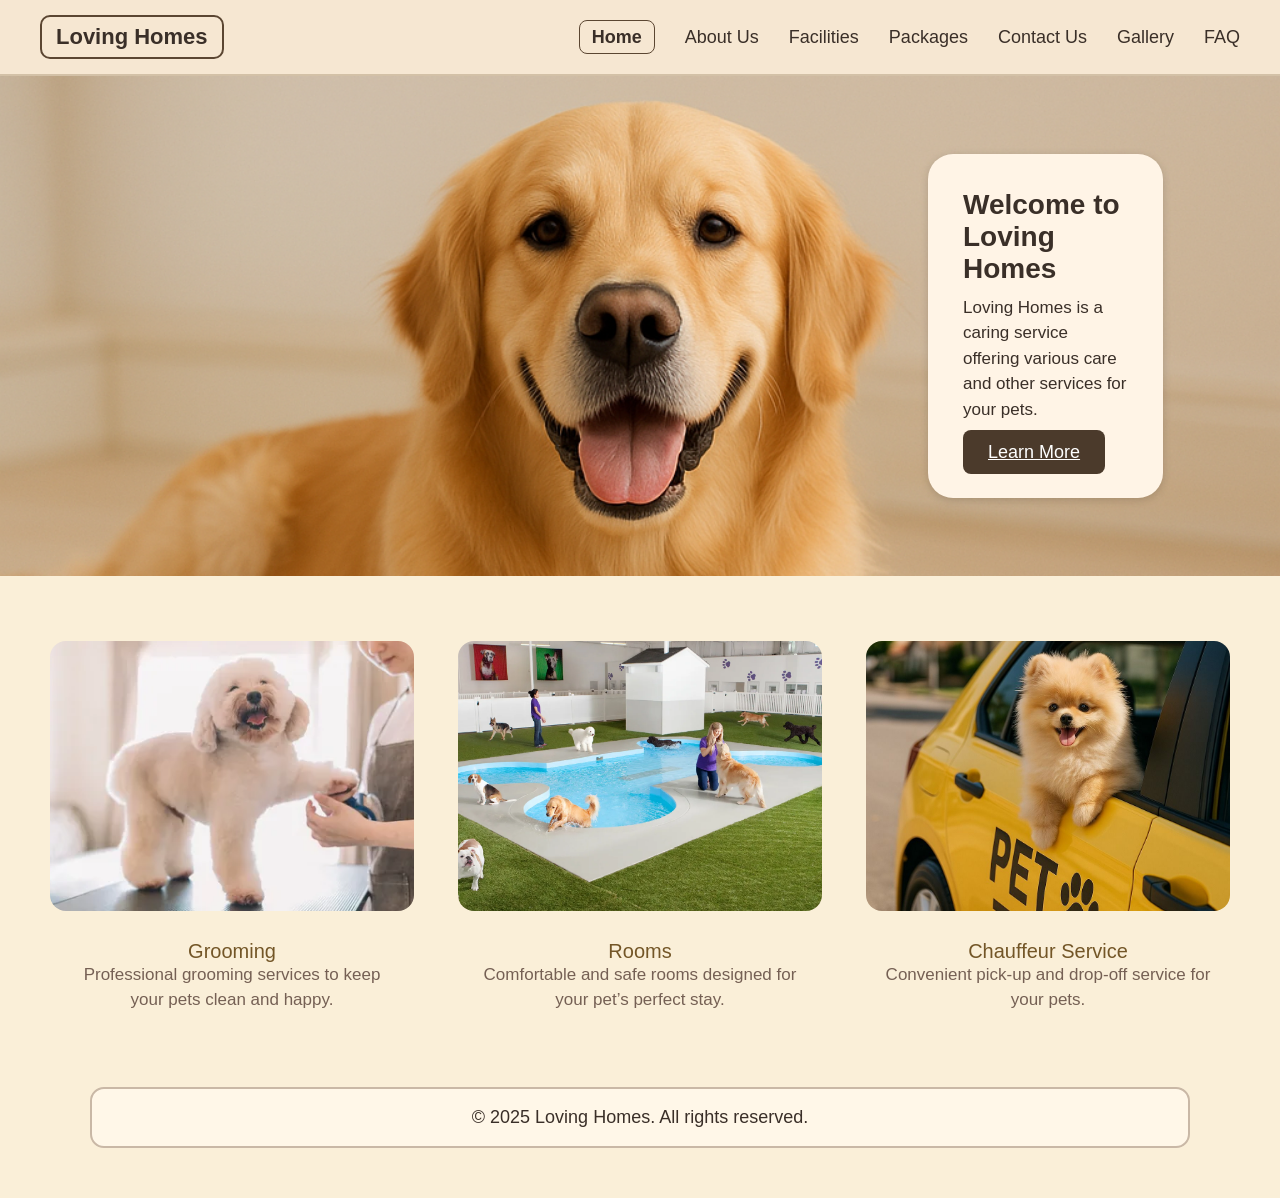
<file: index.html>
<!DOCTYPE html>
    <html lang="en">
    <head>
        <meta charset="UTF-8">
        <meta name="viewport" content="width=device-width, initial-scale=1.0">
        <title>Loving Homes</title>


        <link rel="stylesheet" href="style.css">

    </head>
    <body>

    
        <header>
            <nav>
                <div class="logo">Loving Homes</div>

                <ul class="nav-links">
                    <li><a class = "active" href="index.html">Home</a></li>
                    <li><a href="aboutus.html">About Us</a></li>
                    <li><a href="facilities 1.html">Facilities</a></li>
                    <li><a href="packages 1.html">Packages</a></li>
                    <li><a href="contact 1.html">Contact Us</a></li>
                    <li><a href="gallery.html">Gallery</a></li>
                    <li><a href="faq.html">FAQ</a></li>
                </ul>
            </nav>
        </header>


        
        <section class="hero">
            <div class="hero-content">
                

                <div class="text-box">
                    <h2>Welcome to <br> Loving Homes</h2>
                    <p>Loving Homes is a caring service offering various care and other services for your pets.</p>
                    <a href="aboutus.html" class="learn-btn">Learn More</a>
                </div>
            </div>
        </section>


        
        <div class="cards-row">
            <div class="card">
                <img src="i-82.webp" alt="">
                <div class="card-title">Grooming</div>
                <p class="card-description">Professional grooming services to keep your pets clean and happy.</p>
            </div>

            <div class="card">
                <img src="dc0fa118ad3b4aad808758f54a0a46a7.jpg.webp" alt="">
                <div class="card-title">Rooms</div>
                <p class="card-description">Comfortable and safe rooms designed for your pet’s perfect stay.</p>
            </div>

            <div class="card">
                <img src="b09aaa2aea1b26bce4c83754e87c0656.jpg" alt="">
                <div class="card-title">Chauffeur Service</div>
                <p class="card-description">Convenient pick-up and drop-off service for your pets.</p>
            </div>
        </div>

        
        <footer>
            <p>&copy; 2025 Loving Homes. All rights reserved.</p>
        </footer>

    </body>
    </html>
</file>
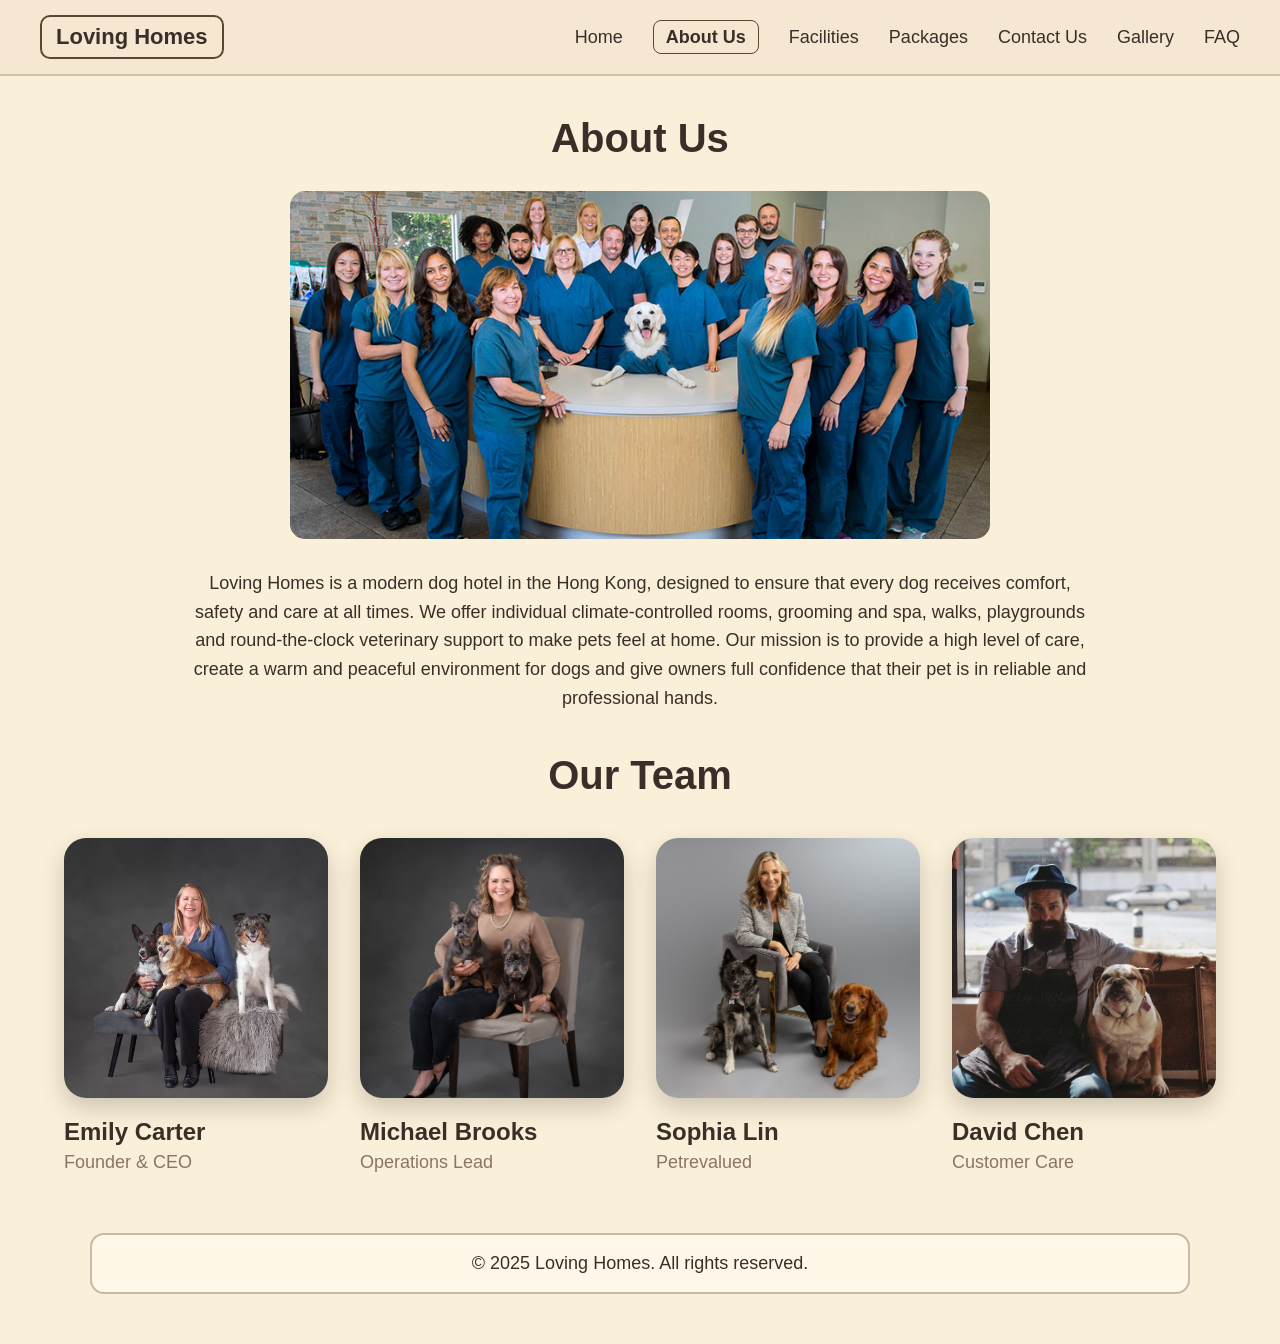
<file: aboutus.html>
<!DOCTYPE html>
<html lang="en">
<head>
<meta charset="UTF-8">
<title>Loving Homes – About Us</title>
<link rel="stylesheet" href="style.css">
</head>
<body>


<header>
        <nav>
            <div class="logo">Loving Homes</div>
            <ul class="nav-links">
                    <li><a href="index.html">Home</a></li>
                    <li><a class="active" href="aboutus.html">About Us</a></li>
                    <li><a href="facilities 1.html">Facilities</a></li>
                    <li><a href="packages 1.html">Packages</a></li>
                    <li><a href="contact 1.html">Contact Us</a></li>
                    <li><a href="gallery.html">Gallery</a></li>
                    <li><a href="faq.html">FAQ</a></li>
            </ul>
        </nav>
    </header>

<h1>About Us</h1>


<img src="slideshow01.jpg" class="about-image">


<p class="description">
    Loving Homes is a modern dog hotel in the Hong Kong, designed to ensure that every dog receives comfort, safety and care at all times. We offer individual climate-controlled rooms, grooming and spa, walks, playgrounds and round-the-clock veterinary support to make pets feel at home. Our mission is to provide a high level of care, create a warm and peaceful environment for dogs and give owners full confidence that their pet is in reliable and professional hands.
</p>


<h2 class="team-title">Our Team</h2>

<div class="team-container">

    <div class="team-card">
        <img src="99b60680e63f9f1eca70fc3ed1223049.jpg">
        <div class="team-name">Emily Carter</div>
        <div class="team-role">Founder & CEO</div>
    </div>

    <div class="team-card">
        <img src="86bb8615749d19a70d7123e0211dc53f.jpg">
        <div class="team-name">Michael Brooks</div>
        <div class="team-role">Operations Lead</div>
    </div>

    <div class="team-card">
        <img src="754a152018468a8f000e5f1243a95010.jpg">
        <div class="team-name">Sophia Lin</div>
        <div class="team-role">Petrevalued</div>
    </div>

    <div class="team-card">
        <img src="0cc14322a0c6e107cd2bb6361c6a8037.jpg">
        <div class="team-name">David Chen</div>
        <div class="team-role">Customer Care</div>
    </div>

</div>
        <footer>
            <p>&copy; 2025 Loving Homes. All rights reserved.</p>
        </footer>
</body>
</html>
</file>
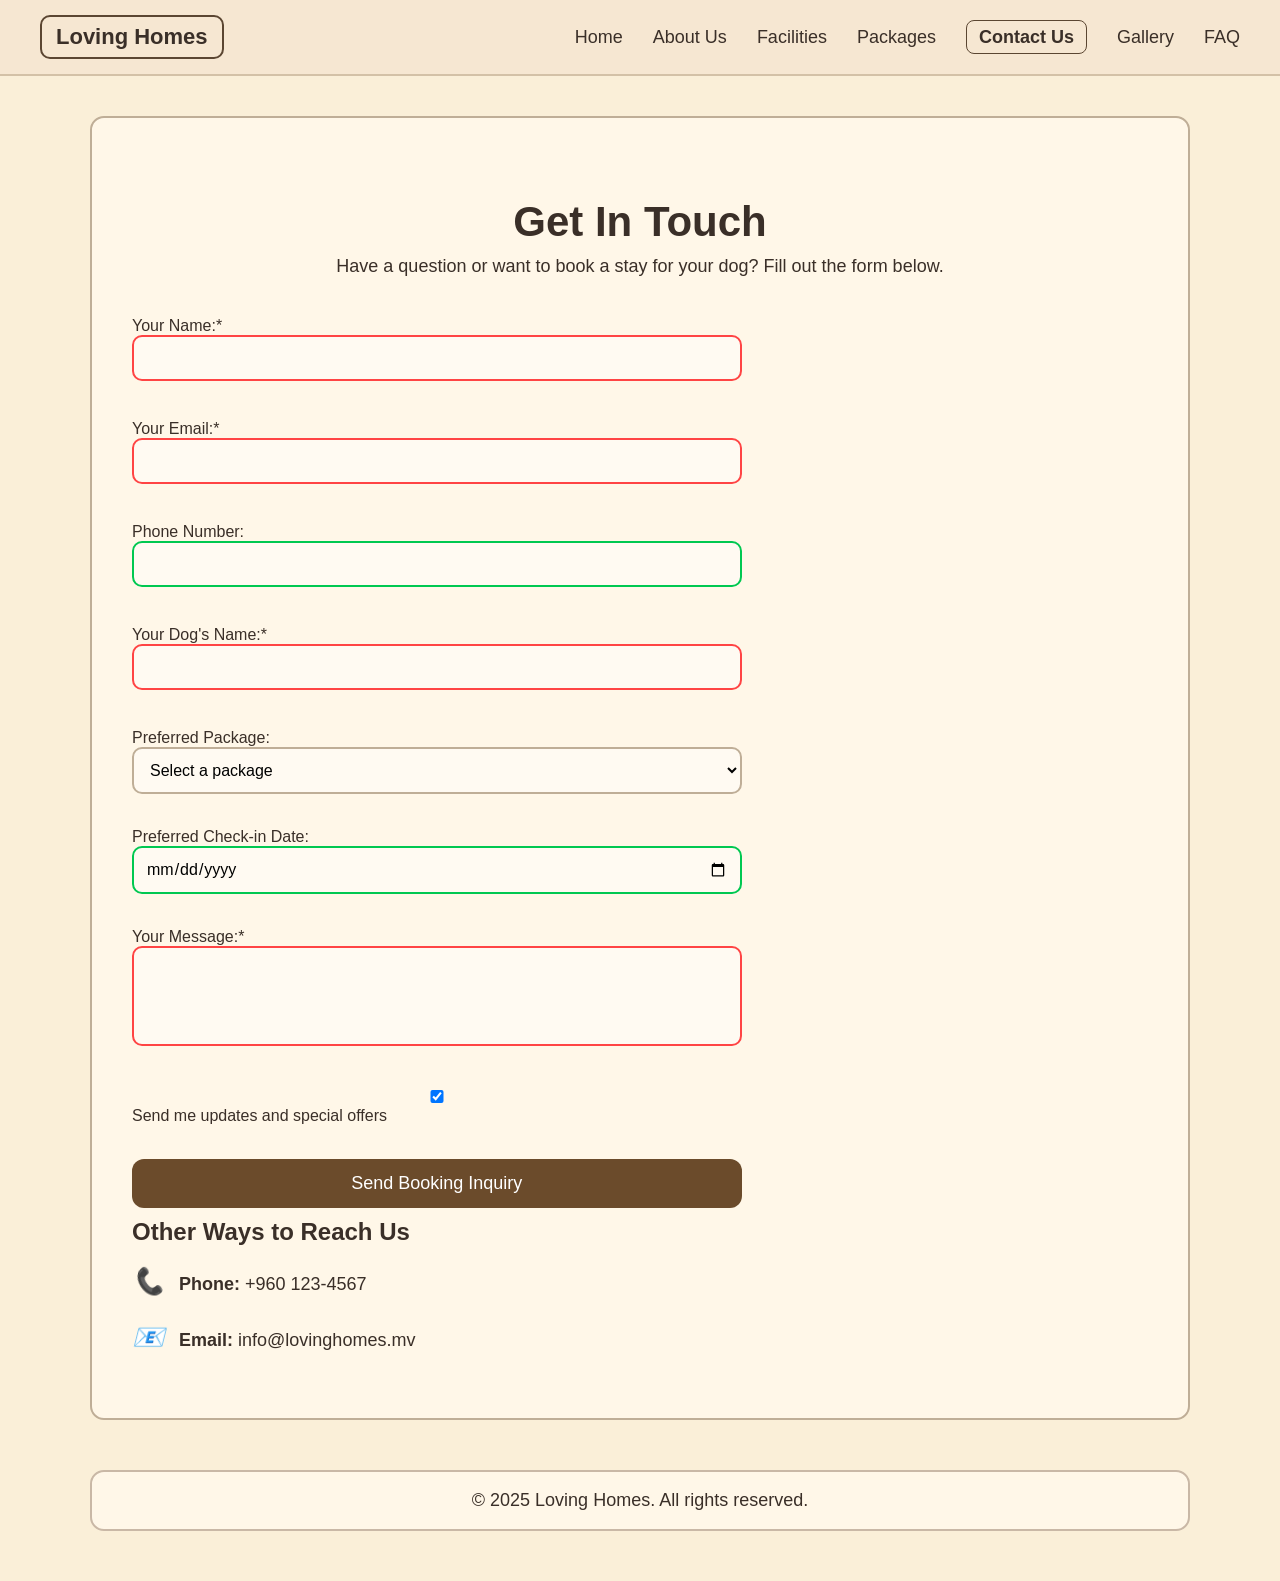
<file: contact 1.html>
<!DOCTYPE html>
<html lang="en">
<head>
    <meta charset="UTF-8">
    <meta name="viewport" content="width=device-width, initial-scale=1.0">
    <title>Contact Us - Paw Suites</title>
    <link rel="stylesheet" href="style.css">
    <style>
        .error { color: red; font-size: 0.9em; margin-top: 5px; }
        .success { color: green; font-size: 1em; padding: 10px; background: #d4edda; border: 1px solid #c3e6cb; }
        .form-group { margin-bottom: 1rem; }
        input:invalid, textarea:invalid { border-color: #ff4444; }
        input:valid, textarea:valid { border-color: #00C851; }
    </style>
</head>
<body>
    <header>
        <nav>
            <div class="logo">Loving Homes</div>
            <ul class="nav-links">
                <ul class="nav-links">
                    <li><a href="index.html">Home</a></li>
                    <li><a href="aboutus.html">About Us</a></li>
                    <li><a href="facilities 1.html">Facilities</a></li>
                    <li><a href="packages 1.html">Packages</a></li>
                    <li><a class="active" href="contact 1.html">Contact Us</a></li>
                    <li><a href="gallery.html">Gallery</a></li>
                    <li><a href="faq.html">FAQ</a></li>
                </ul>
            </ul>
        </nav>
    </header>

    <main>
        <h1>Get In Touch</h1>
        <p>Have a question or want to book a stay for your dog? Fill out the form below.</p>

        <div id="formMessages"></div>

        <form id="contactForm" action="process-booking.php" method="POST">
            <div class="form-group">
                <label for="name">Your Name:*</label>
                <input type="text" id="name" name="name" required minlength="2">
                <div class="error" id="nameError"></div>
            </div>

            <div class="form-group">
                <label for="email">Your Email:*</label>
                <input type="email" id="email" name="email" required>
                <div class="error" id="emailError"></div>
            </div>

            <div class="form-group">
                <label for="phone">Phone Number:</label>
                <input type="tel" id="phone" name="phone" pattern="[0-9+\-\s()]{10,}">
                <div class="error" id="phoneError"></div>
            </div>

            <div class="form-group">
                <label for="dogName">Your Dog's Name:*</label>
                <input type="text" id="dogName" name="dogName" required>
                <div class="error" id="dogNameError"></div>
            </div>

            <div class="form-group">
                <label for="package">Preferred Package:</label>
                <select id="package" name="package">
                    <option value="">Select a package</option>
                    <option value="premium">Premium Package</option>
                    <option value="classic">Classic Package</option>
                    <option value="day">Day Package</option>
                    <option value="custom">Custom Package</option>
                </select>
            </div>

            <div class="form-group">
                <label for="checkin">Preferred Check-in Date:</label>
                <input type="date" id="checkin" name="checkin" min="<?php echo date('Y-m-d'); ?>">
            </div>

            <div class="form-group">
                <label for="message">Your Message:*</label>
                <textarea id="message" name="message" rows="5" required minlength="10"></textarea>
                <div class="error" id="messageError"></div>
            </div>

            <div class="form-group">
                <label>
                    <input type="checkbox" id="newsletter" name="newsletter" checked>
                    Send me updates and special offers
                </label>
            </div>

            <button type="submit" id="submitBtn">Send Booking Inquiry</button>
        </form>

        <div class="other-contact-info">
            <h2>Other Ways to Reach Us</h2>

            <div class="info-box">
                <i>📞</i> <strong>Phone:</strong> +960 123-4567
            </div>

            <div class="info-box">
                <i>📧</i> <strong>Email:</strong> info@lovinghomes.mv
            </div>

            <div class="info-box">
                
            </div>
        </div>
    </main>

    <footer>
        <p>&copy; 2025 Loving Homes. All rights reserved.</p>
    </footer>

    <script>
        // Form validation
        document.getElementById('contactForm').addEventListener('submit', function(e) {
            e.preventDefault();
            if (validateForm()) {
                // Show loading state
                const submitBtn = document.getElementById('submitBtn');
                submitBtn.innerHTML = 'Sending...';
                submitBtn.disabled = true;
                
                // In a real scenario, you would send data to server here
                // For now, we'll simulate success
                setTimeout(() => {
                    showMessage('Thank you! Your booking inquiry has been sent successfully. We will contact you within 24 hours.', 'success');
                    submitBtn.innerHTML = 'Send Booking Inquiry';
                    submitBtn.disabled = false;
                    document.getElementById('contactForm').reset();
                }, 2000);
            }
        });

        function validateForm() {
            let isValid = true;
            const name = document.getElementById('name').value.trim();
            const email = document.getElementById('email').value.trim();
            const phone = document.getElementById('phone').value.trim();
            const dogName = document.getElementById('dogName').value.trim();
            const message = document.getElementById('message').value.trim();

            // Clear previous errors
            clearErrors();

            // Name validation
            if (name.length < 2) {
                showError('nameError', 'Name must be at least 2 characters long');
                isValid = false;
            }

            // Email validation
            const emailRegex = /^[^\s@]+@[^\s@]+\.[^\s@]+$/;
            if (!emailRegex.test(email)) {
                showError('emailError', 'Please enter a valid email address');
                isValid = false;
            }

            // Phone validation (if provided)
            if (phone && !/^[\d+\-\s()]{10,}$/.test(phone.replace(/[\s\-()]/g, ''))) {
                showError('phoneError', 'Please enter a valid phone number');
                isValid = false;
            }

            // Dog name validation
            if (dogName.length < 2) {
                showError('dogNameError', 'Please enter your dog\'s name');
                isValid = false;
            }

            // Message validation
            if (message.length < 10) {
                showError('messageError', 'Message must be at least 10 characters long');
                isValid = false;
            }

            return isValid;
        }

        function showError(elementId, message) {
            document.getElementById(elementId).textContent = message;
        }

        function clearErrors() {
            const errorElements = document.querySelectorAll('.error');
            errorElements.forEach(element => {
                element.textContent = '';
            });
        }

        function showMessage(message, type) {
            const messageDiv = document.getElementById('formMessages');
            messageDiv.innerHTML = `<div class="${type}">${message}</div>`;
            
            // Auto-hide after 5 seconds
            setTimeout(() => {
                messageDiv.innerHTML = '';
            }, 5000);
        }

        // Real-time validation
        document.getElementById('name').addEventListener('blur', validateField);
        document.getElementById('email').addEventListener('blur', validateField);
        document.getElementById('phone').addEventListener('blur', validateField);
        document.getElementById('dogName').addEventListener('blur', validateField);
        document.getElementById('message').addEventListener('blur', validateField);

        function validateField(e) {
            const field = e.target;
            const value = field.value.trim();
            
            switch(field.id) {
                case 'name':
                    if (value.length < 2 && value.length > 0) {
                        showError('nameError', 'Name must be at least 2 characters');
                    } else {
                        showError('nameError', '');
                    }
                    break;
                case 'email':
                    const emailRegex = /^[^\s@]+@[^\s@]+\.[^\s@]+$/;
                    if (!emailRegex.test(value) && value.length > 0) {
                        showError('emailError', 'Please enter a valid email');
                    } else {
                        showError('emailError', '');
                    }
                    break;
            }
        }
    </script>
</body>
</html>
</file>
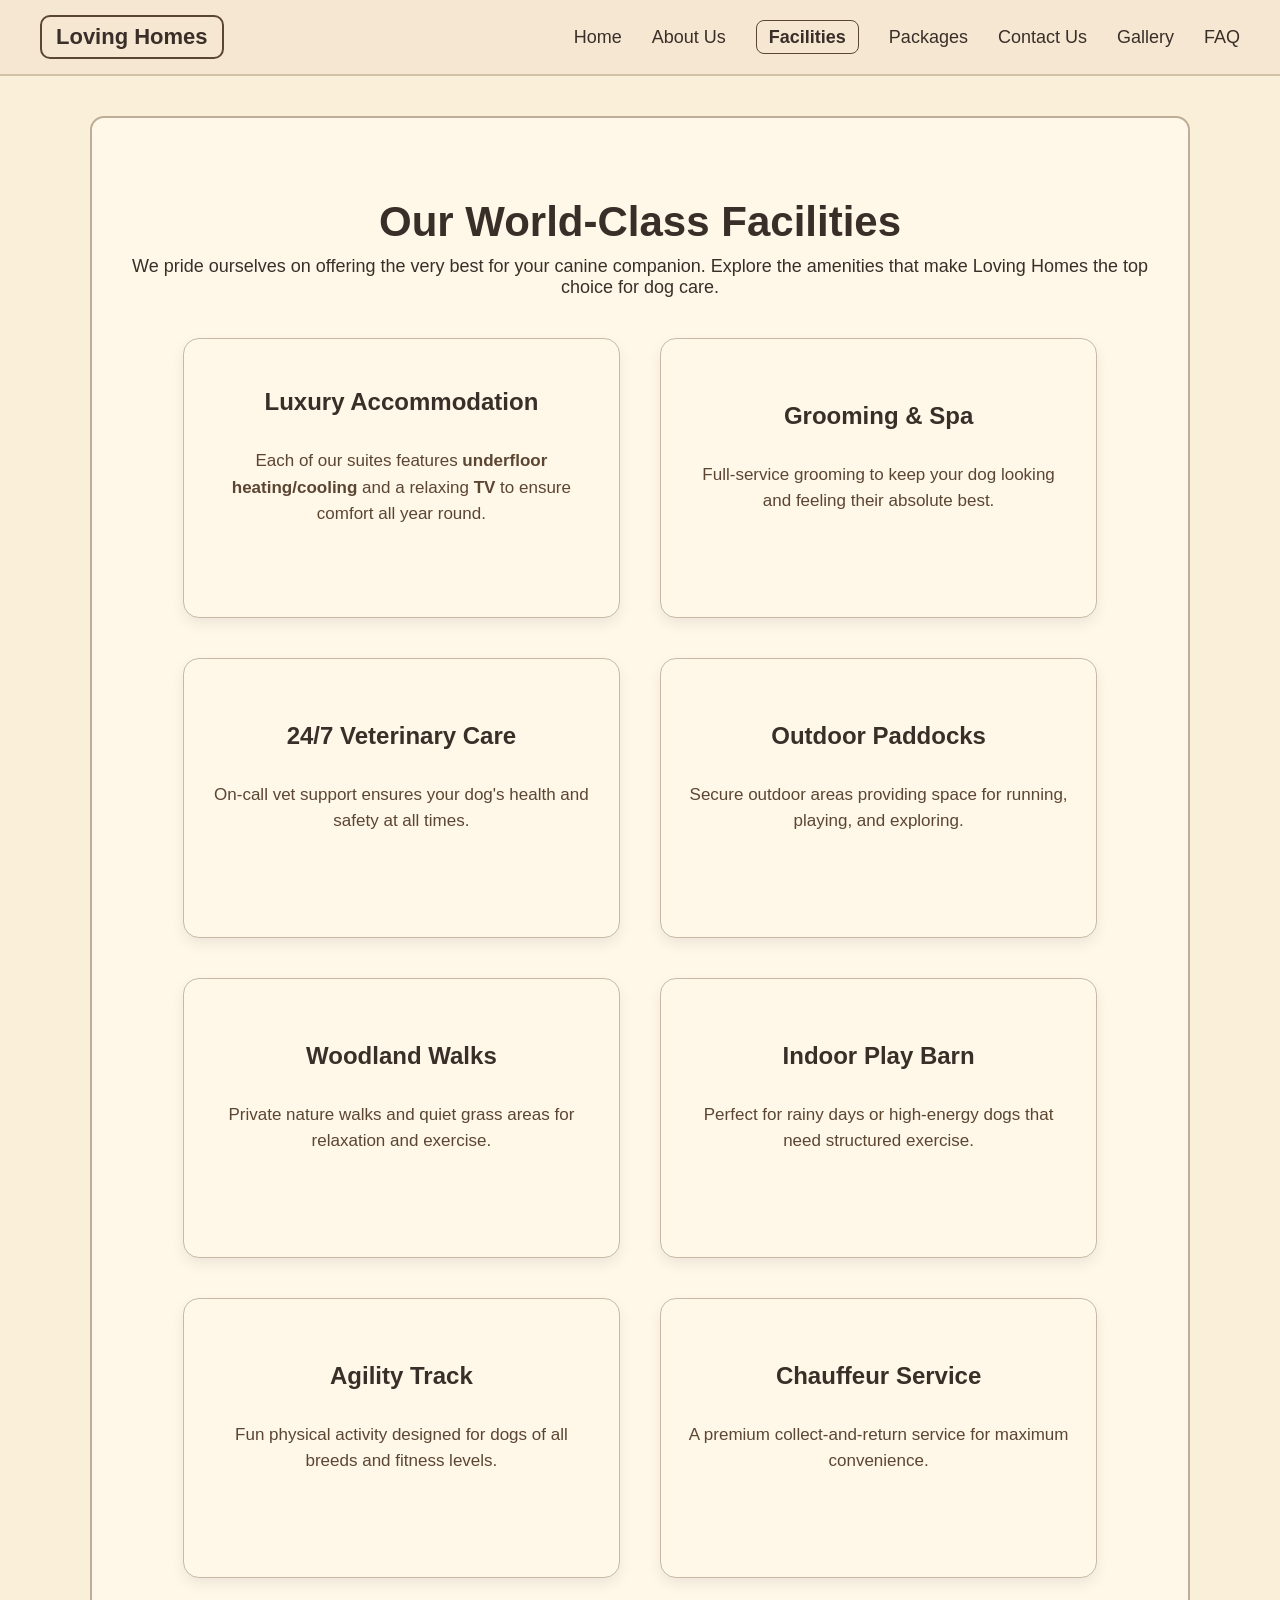
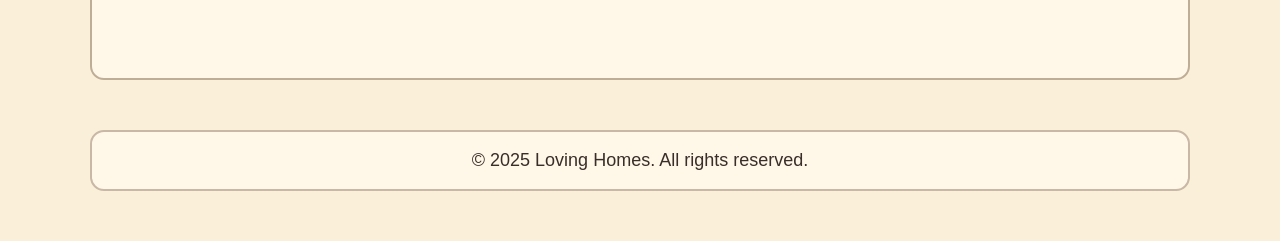
<file: facilities 1.html>
<!DOCTYPE html>
<html lang="en">
<head>
    <meta charset="UTF-8">
    <meta name="viewport" content="width=device-width, initial-scale=1.0">
    <title>Our Facilities - Loving Homes</title>
    <link rel="stylesheet" href="style.css">
</head>
<body>
    <header>
        <nav>
            <div class="logo">Loving Homes</div>
            <ul class="nav-links">
                    <li><a href="index.html">Home</a></li>
                    <li><a href="aboutus.html">About Us</a></li>
                    <li><a class="active" href="facilities 1.html">Facilities</a></li>
                    <li><a href="packages 1.html">Packages</a></li>
                    <li><a href="contact 1.html">Contact Us</a></li>
                    <li><a href="gallery.html">Gallery</a></li>
                    <li><a href="faq.html">FAQ</a></li>
            </ul>
        </nav>
    </header>

    <main>
        
    <h1>Our World-Class Facilities</h1>
    <p>We pride ourselves on offering the very best for your canine companion. Explore the amenities that make Loving Homes the top choice for dog care.</p>

    <div class="facilities-grid">

        
        <div class="facility-card">
            
            <h2>Luxury Accommodation</h2>
            <p>Each of our suites features <strong>underfloor heating/cooling</strong> and a relaxing <strong>TV</strong> to ensure comfort all year round.</p>
        </div>

        
        <div class="facility-card">
            
            <h2>Grooming & Spa</h2>
            <p>Full-service grooming to keep your dog looking and feeling their absolute best.</p>
        </div>

      
        <div class="facility-card">
            
            <h2>24/7 Veterinary Care</h2>
            <p>On-call vet support ensures your dog's health and safety at all times.</p>
        </div>

        
        <div class="facility-card">
            
            <h2>Outdoor Paddocks</h2>
            <p>Secure outdoor areas providing space for running, playing, and exploring.</p>
        </div>

       
        <div class="facility-card">
            
            <h2>Woodland Walks</h2>
            <p>Private nature walks and quiet grass areas for relaxation and exercise.</p>
        </div>

        
        <div class="facility-card">
            
            <h2>Indoor Play Barn</h2>
            <p>Perfect for rainy days or high-energy dogs that need structured exercise.</p>
        </div>

        
        <div class="facility-card">
            
            <h2>Agility Track</h2>
            <p>Fun physical activity designed for dogs of all breeds and fitness levels.</p>
        </div>

        
        <div class="facility-card">
            
            <h2>Chauffeur Service</h2>
            <p>A premium collect-and-return service for maximum convenience.</p>
        </div>

    </div>
</main>
    </main>

    <footer>
        <p>&copy; 2025 Loving Homes. All rights reserved.</p>
    </footer>
</body>
</html>
</file>
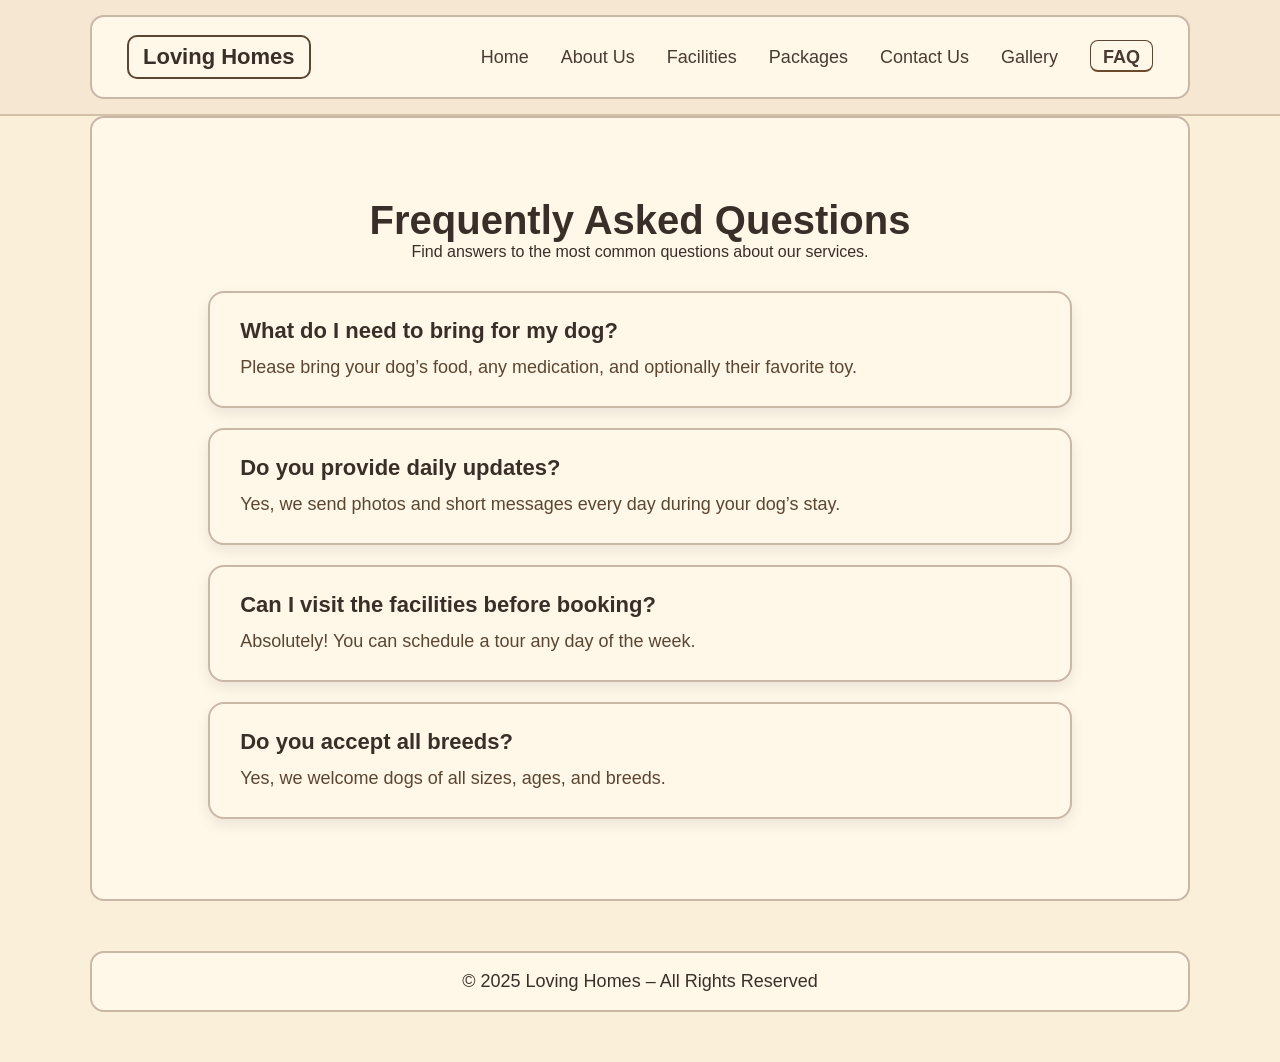
<file: faq.html>
<!DOCTYPE html>
<html lang="en">
<head>
    <meta charset="UTF-8">
    <meta name="viewport" content="width=device-width, initial-scale=1.0">
    <title>FAQ - Loving Homes</title>
    <link rel="stylesheet" href="style.css">
</head>
<body>

<header>
    <nav class="nav1">
        <div class="logo">Loving Homes</div>
        <ul class="nav-links1">
            <li><a href="index.html">Home</a></li>
            <li><a href="aboutus.html">About Us</a></li>
            <li><a href="facilities 1.html">Facilities</a></li>
            <li><a href="packages 1.html">Packages</a></li>
            <li><a href="contact 1.html">Contact Us</a></li>
            <li><a href="gallery.html">Gallery</a></li>
            <li><a class="active" href="faq.html">FAQ</a></li>
        </ul>
    </nav>
</header>

<div class="page-wrapper">
    
        <h1>Frequently Asked Questions</h1>
        <p style="text-align: center;" >Find answers to the most common questions about our services.</p>

        <div class="faq-list">

            <div class="faq-item">
                <h3>What do I need to bring for my dog?</h3>
                <p>Please bring your dog’s food, any medication, and optionally their favorite toy.</p>
            </div>

            <div class="faq-item">
                <h3>Do you provide daily updates?</h3>
                <p>Yes, we send photos and short messages every day during your dog’s stay.</p>
            </div>

            <div class="faq-item">
                <h3>Can I visit the facilities before booking?</h3>
                <p>Absolutely! You can schedule a tour any day of the week.</p>
            </div>

            <div class="faq-item">
                <h3>Do you accept all breeds?</h3>
                <p>Yes, we welcome dogs of all sizes, ages, and breeds.</p>
            </div>

        </div>
    
</div>

<footer>
    © 2025 Loving Homes – All Rights Reserved
</footer>

</body>
</html>
</file>
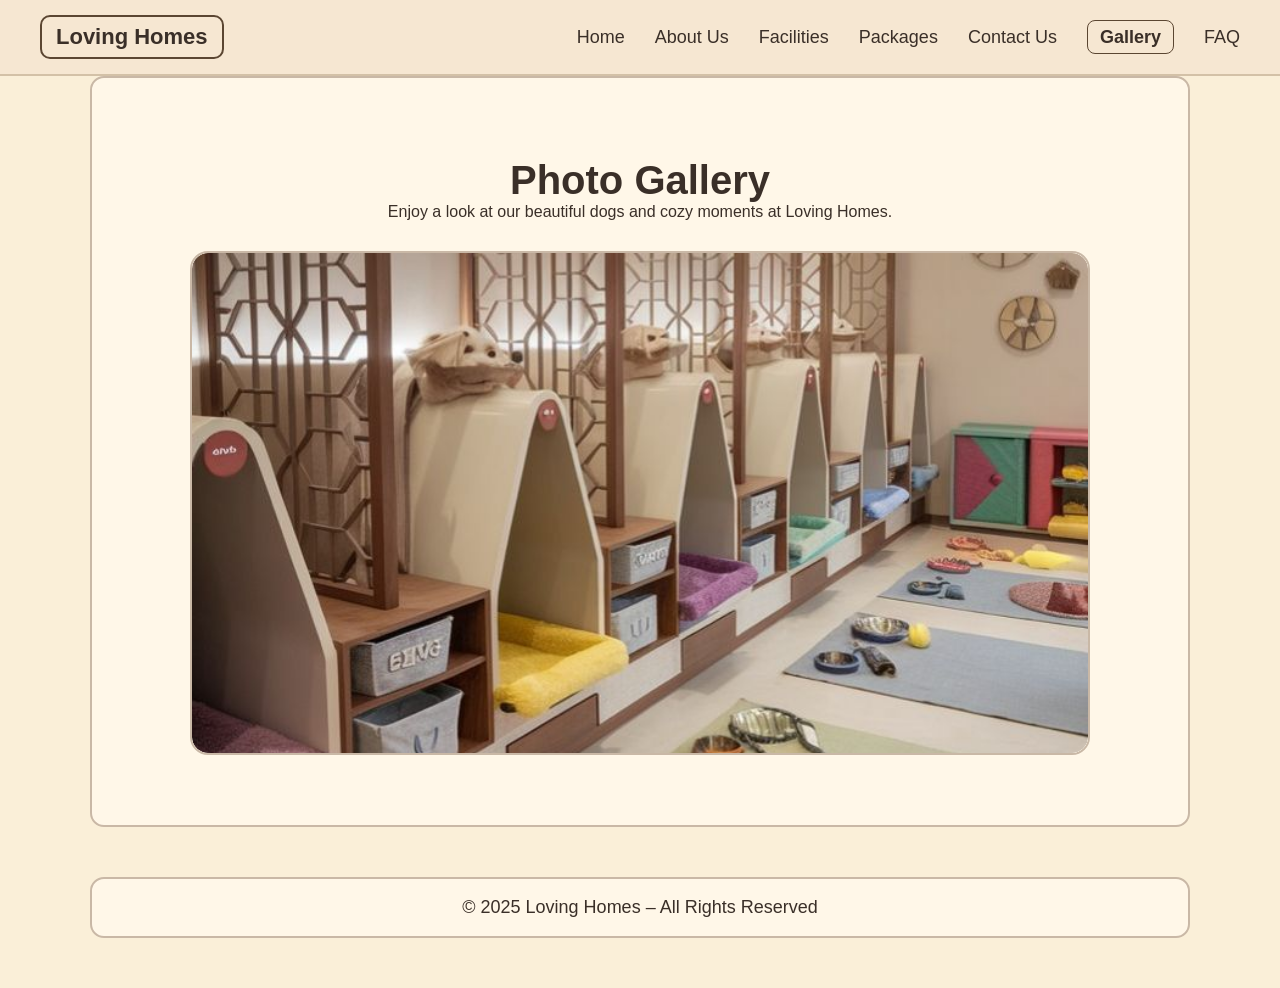
<file: gallery.html>
<!DOCTYPE html>
<html lang="en">
<head>
    <meta charset="UTF-8">
    <meta name="viewport" content="width=device-width, initial-scale=1.0">
    <title>Photo Gallery - Loving Homes</title>
    <link rel="stylesheet" href="style.css">
</head>



<body>

    
    <header>
            <nav>
                <div class="logo">Loving Homes</div>

                <ul class="nav-links">
                    <li><a href="index.html">Home</a></li>
                    <li><a href="aboutus.html">About Us</a></li>
                    <li><a href="facilities 1.html">Facilities</a></li>
                    <li><a href="packages 1.html">Packages</a></li>
                    <li><a href="contact 1.html">Contact Us</a></li>
                    <li><a class="active" href="gallery.html">Gallery</a></li>
                    <li><a href="faq.html">FAQ</a></li>
                </ul>
            </nav>
        </header>


    <div class="page-wrapper">
    
        <h1>Photo Gallery</h1>
                <p style="text-align: center;">Enjoy a look at our beautiful dogs and cozy moments at Loving Homes.</p>

        <div class="swipe-slider">
            <img src="62bc13771bf76b97e28f881e2431d03d.jpg" alt="">
            <img src="12e9c5929e9b3b2386e62c385d038f75.jpg" alt="">
            <img src="fb9a7bfb5db25d4594f9e6b9ff255116.jpg" alt="">
            <img src="df33f676ad6e2be66e2a2919e6c8ea5d.jpg" alt="">
            <img src="72c5ac515f6313f3e61ed99cd96d2a4f.jpg" alt="">
        </div>
    
</div>

    
    <footer>
        © 2025 Loving Homes – All Rights Reserved
    </footer>

</body>
</html>
</file>
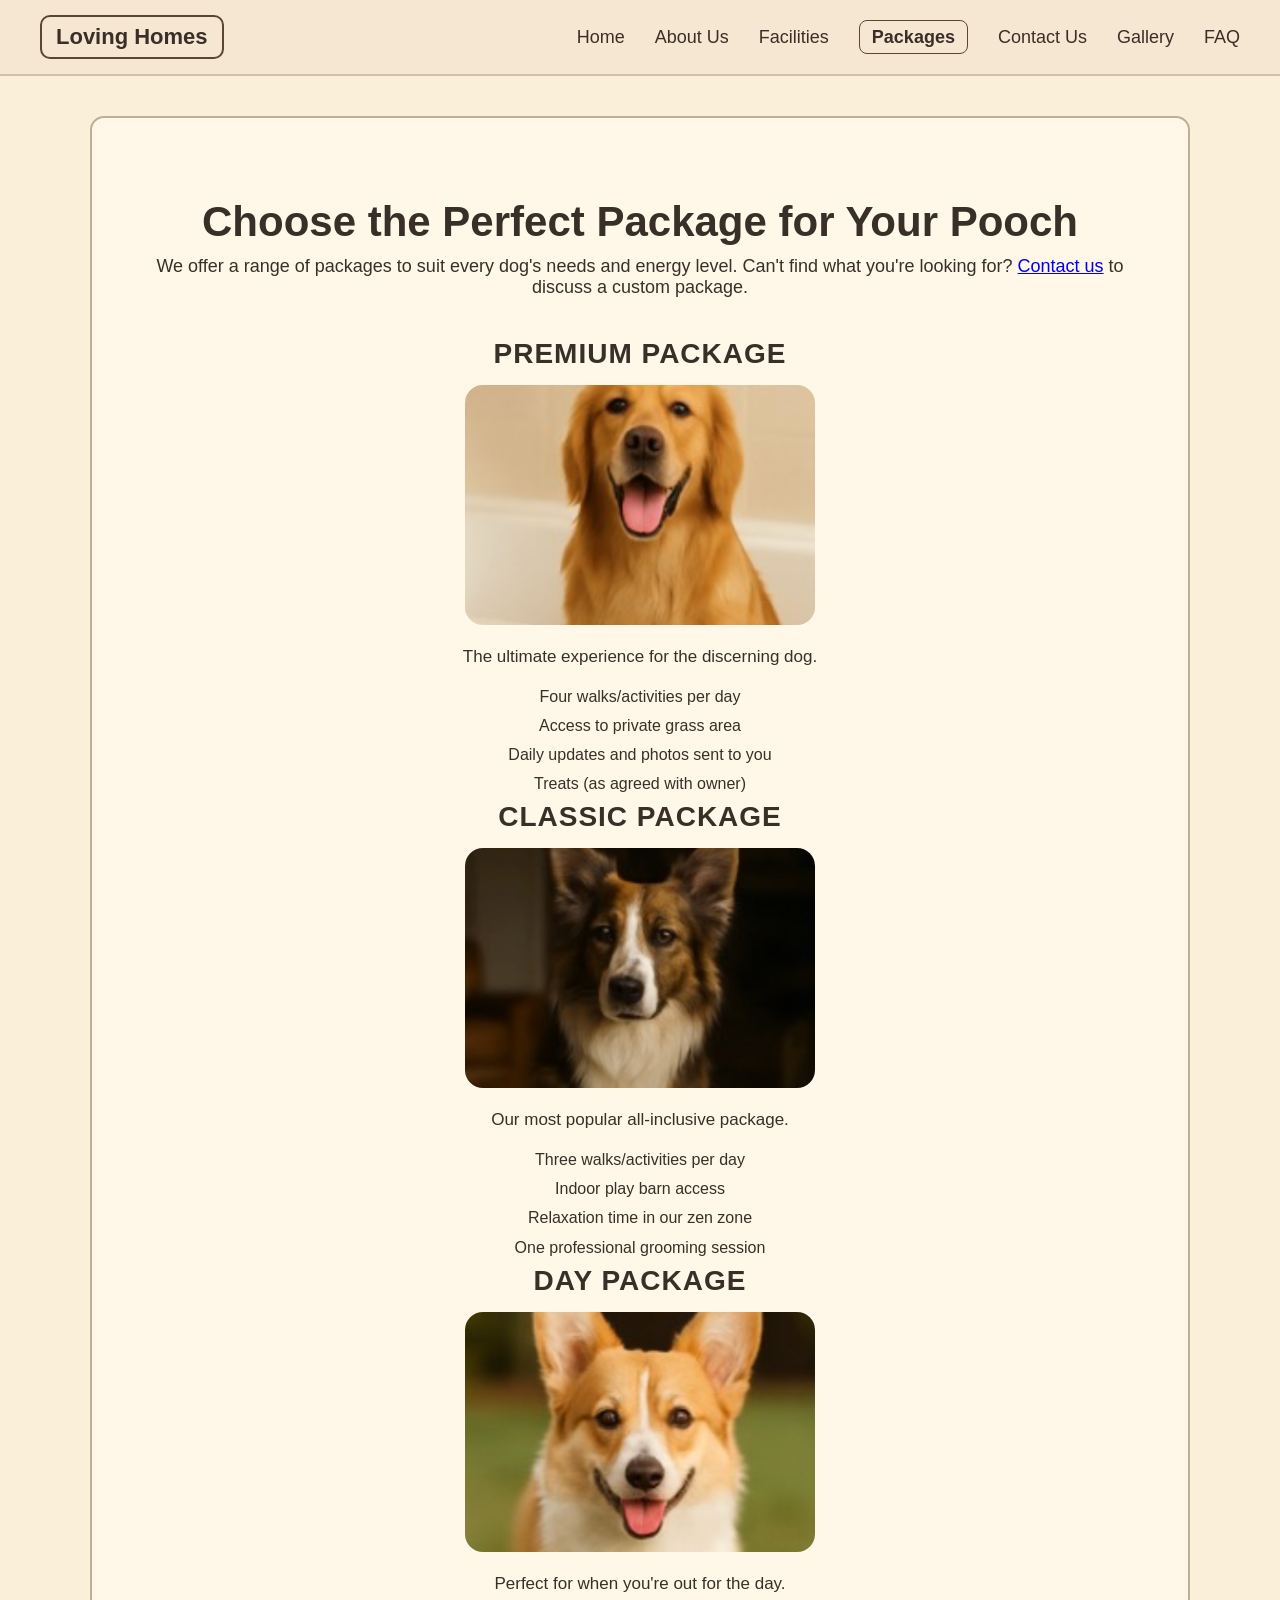
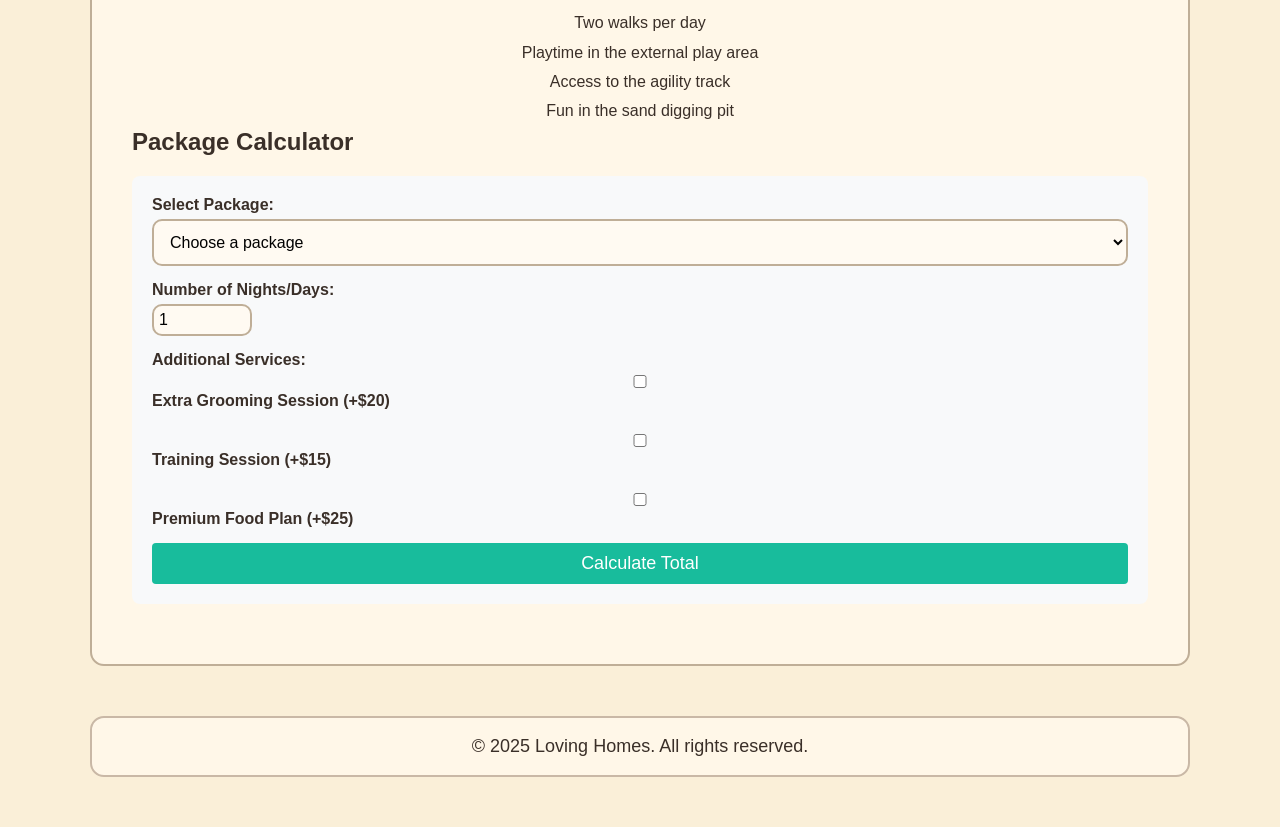
<file: packages 1.html>
<!DOCTYPE html>
<html lang="en">
<head>
    <meta charset="UTF-8">
    <meta name="viewport" content="width=device-width, initial-scale=1.0">
    <title>Our Packages - Paw Suites</title>
    <link rel="stylesheet" href="style.css">
</head>
<body>
    <header>
        <nav>
            <div class="logo">Loving Homes</div>
            <ul class="nav-links">
                    <li><a href="index.html">Home</a></li>
                    <li><a href="aboutus.html">About Us</a></li>
                    <li><a href="facilities 1.html">Facilities</a></li>
                    <li><a class="active" href="packages 1.html">Packages</a></li>
                    <li><a href="contact 1.html">Contact Us</a></li>
                    <li><a href="gallery.html">Gallery</a></li>
                    <li><a href="faq.html">FAQ</a></li>
            </ul>
        </nav>
    </header>

    <main>
        <h1>Choose the Perfect Package for Your Pooch</h1>
        <p>We offer a range of packages to suit every dog's needs and energy level. Can't find what you're looking for? <a href="contact 1.html">Contact us</a> to discuss a custom package.</p>

        <div class="card-package">
            <div class="card-package">
                <h3>Premium Package</h3>
                <img src="Screenshot 2025-11-20 at 09.54.55.png" alt="Premium Package Dog"> 
                <p>The ultimate experience for the discerning dog.</p>
                <ul>
                    <li>Four walks/activities per day</li>
                    <li>Access to private grass area</li>
                    <li>Daily updates and photos sent to you</li>
                    <li>Treats (as agreed with owner)</li>
                </ul>
            </div>

            <div class="card-package">
                <h3>Classic Package</h3>
                <img src="Screenshot 2025-11-20 at 09.54.59.png" alt="Premium Package Dog"> 
                <p>Our most popular all-inclusive package.</p>
                <ul>
                    <li>Three walks/activities per day</li>
                    <li>Indoor play barn access</li>
                    <li>Relaxation time in our zen zone</li>
                    <li>One professional grooming session</li>
                </ul>
            </div>

            <div class="card-package">
                <h3>Day Package</h3>
                <img src="Screenshot 2025-11-20 at 09.55.10.png" alt="Premium Package Dog"> 
                <p>Perfect for when you're out for the day.</p>
                <ul>
                    <li>Two walks per day</li>
                    <li>Playtime in the external play area</li>
                    <li>Access to the agility track</li>
                    <li>Fun in the sand digging pit</li>
                </ul>
            </div>
            
        </div>
<section>
    <h2>Package Calculator</h2>
    <div class="calculator">
        <div class="form-group">
            <label for="packageSelect">Select Package:</label>
            <select id="packageSelect">
                <option value="">Choose a package</option>
                <option value="premium" data-price="150">Premium Package - $150/night</option>
                <option value="classic" data-price="100">Classic Package - $100/night</option>
                <option value="day" data-price="50">Day Package - $50/day</option>
            </select>
        </div>
        
        <div class="form-group">
            <label for="nights">Number of Nights/Days:</label>
            <input type="number" id="nights" min="1" max="30" value="1">
        </div>
        
        <div class="form-group">
            <label for="extras">Additional Services:</label>
            <div>
                <label><input type="checkbox" name="extras" value="20"> Extra Grooming Session (+$20)</label><br>
                <label><input type="checkbox" name="extras" value="15"> Training Session (+$15)</label><br>
                <label><input type="checkbox" name="extras" value="25"> Premium Food Plan (+$25)</label>
            </div>
        </div>
        
        <button onclick="calculateTotal()">Calculate Total</button>
        
        <div id="calculationResult" style="margin-top: 20px; padding: 15px; background: #f8f9fa; border-radius: 5px; display: none;">
            <h3>Cost Breakdown</h3>
            <p id="baseCost"></p>
            <p id="extraCost"></p>
            <p id="totalCost" style="font-weight: bold; font-size: 1.2em;"></p>
        </div>
    </div>
</section>

<script>
    function calculateTotal() {
        const packageSelect = document.getElementById('packageSelect');
        const selectedOption = packageSelect.options[packageSelect.selectedIndex];
        const nights = parseInt(document.getElementById('nights').value) || 1;
        
        if (!selectedOption.value) {
            alert('Please select a package first!');
            return;
        }
        
        const basePrice = parseInt(selectedOption.getAttribute('data-price'));
        const baseCost = basePrice * nights;
        
        // Calculate extras
        let extraCost = 0;
        const extraCheckboxes = document.querySelectorAll('input[name="extras"]:checked');
        extraCheckboxes.forEach(checkbox => {
            extraCost += parseInt(checkbox.value);
        });
        
        const totalCost = baseCost + extraCost;
        
        // Display results
        document.getElementById('baseCost').textContent = `Base Package (${nights} ${nights === 1 ? 'night' : 'nights'}): $${baseCost}`;
        document.getElementById('extraCost').textContent = `Additional Services: $${extraCost}`;
        document.getElementById('totalCost').textContent = `Total: $${totalCost}`;
        
        document.getElementById('calculationResult').style.display = 'block';
    }
    
    // Add some CSS for the calculator
    const style = document.createElement('style');
    style.textContent = `
        .calculator { background: #f8f9fa; padding: 20px; border-radius: 8px; margin: 20px 0; }
        .calculator .form-group { margin-bottom: 15px; }
        .calculator label { display: block; margin-bottom: 5px; font-weight: bold; }
        .calculator input[type="number"] { width: 100px; padding: 5px; }
        .calculator button { background: #18bc9c; color: white; border: none; padding: 10px 20px; border-radius: 4px; cursor: pointer; }
        .calculator button:hover { background: #15a589; }
    `;
    document.head.appendChild(style);
</script>
    </main>

    <footer>
        <p>&copy; 2025 Loving Homes. All rights reserved.</p>
    </footer>
</body>
</html>
</file>
<file: style.css>
* {
        margin: 0;
        padding: 0;
        box-sizing: border-box;
        font-family: 'Arial', sans-serif;
    }

    
    :root {
        --bg-light: #f6e7d2;
        --bg-hero: #f5d9b3;
        --box-bg: #fff4e6;
        --brown-dark: #5b4632;
        --brown-btn: #4b3a2b;
        --card-bg: #c9a47b;
    }

    body {
        background: var(--bg-light);
        color: var(--brown-dark);
    }

    
    header {
        background: var(--bg-light);
        border-bottom: 2px solid #d3c1a7;
        padding: 15px 0;
    }

    nav {
        max-width: 1200px;
        margin: auto;
        display: flex;
        justify-content: space-between;
        align-items: center;
    }

    .logo {
        font-size: 22px;
        font-weight: bold;
        padding: 7px 14px;
        border: 2px solid var(--brown-dark);
        border-radius: 10px;
    }

    .nav-links {
        display: flex;
        gap: 40px;
        list-style: none;
    }

    .nav-links a {
        text-decoration: none;
        font-size: 18px;
        color: var(--brown-dark);
    }

    .nav-links a:hover {
        opacity: .7;
    }

    .hero {
    width: 100%;
    height: 500px; 
    background-image: url('imagejkfdb.png'); 
    background-size: cover;
    background-position: calc(50% - 00px) calc(50% + 250px);
    display: flex;
    align-items: center;
    padding: 0 60px;
    background-repeat: no-repeat;
}

.text-box {
    transform: translateX(230px);
}

.hero-content {
    margin-left: auto;
    width: 45%;
}

.text-box {
    background: var(--box-bg);
    border-radius: 25px;
    padding: 35px;
    box-shadow: 0px 2px 8px rgba(0,0,0,0.15);
}

    .dog-img {
    width: px;              
    height: auto;
    border-radius: 14px;       
    object-fit: cover;         
    display: block;
}

    .text-box {
        width: 45%;
        background: var(--box-bg);
        border-radius: 25px;
        padding: 35px;
        box-shadow: 0px 2px 8px rgba(0,0,0,0.15);
    }

    .text-box h2 {
        font-size: 28px;
        font-weight: bold;
        margin-bottom: 10px;
    }

    .text-box p {
        font-size: 17px;
        line-height: 1.5;
        margin-bottom: 20px;
    }

    .learn-btn {
        background: var(--brown-btn);
        color: white;
        padding: 12px 25px;
        border: none;
        border-radius: 8px;
        font-size: 18px;
        cursor: pointer;
    }

    .learn-btn:hover {
        opacity: .8;
    }

    
    .cards-row {
        max-width: 1200px;
        margin: 40px auto;
        display: flex;
        justify-content: space-between;
        gap: 20px;
    }

    .card {
        background: var(--card-bg);
        width: 32%;
        padding: 25px 10px;
        border-radius: 15px;
        text-align: center;
        color: rgb(115, 86, 39);
    }

    .card img {
        width: 70px;
        margin-bottom: 12px;
    }

    .card-title {
        font-size: 20px;
        margin-top: 10px;
    }

    
    footer {
        text-align: center;
        padding: 20px;
        background: var(--bg-light);
        border-top: 2px solid #d3c1a7;
        margin-top: 30px;
        font-size: 20px;
    }
    body {
        margin: 0;
        font-family: Arial, sans-serif;
        background: #f6e7d2;
        color: #3a2f28;
    }

    
    

    nav a {
        text-decoration: none;
        color: #5b4632;
        font-size: 18px;
        font-weight: 500;
    }

    nav a.active {
        font-weight: 700;
        padding: 6px 12px;
        background: fff4e6f;
        border-radius: 8px;
        border: 1px solid #5b4632;
    }

    
    h1 {
        text-align: center;
        margin-top: 40px;
        font-size: 40px;
        font-weight: 700;
    }

   
    .about-image {
        width: 80%;
        max-width: 700px;
        display: block;
        margin: 30px auto;
        border-radius: 15px;
    }

    
    .description {
        width: 80%;
        max-width: 900px;
        margin: 0 auto;
        font-size: 18px;
        line-height: 1.6;
        text-align: center;
        margin-bottom: 40px;
    }

    
    .team-title {
    text-align: center;
    font-size: 40px;
    font-weight: 800;
    margin-top: 40px;
    margin-bottom: 40px;
    color: #3a2f28;
}

.team-container {
    width: 90%;
    max-width: 1200px;
    margin: 0 auto 60px auto;
    display: flex;
    justify-content: space-between;
    gap: 32px;
    align-items: flex-start;
}


.team-card {
    flex: 1;
    text-align: left;
}


.team-card img {
    width: 100%;
    max-width: 360px;
    height: 260px;
    object-fit: cover;
    border-radius: 22px;
    display: block;
    margin: 0 auto 20px auto;
    box-shadow: 0 10px 25px rgba(0, 0, 0, 0.18);
}


.team-name {
    font-size: 24px;
    font-weight: 800;
    margin-bottom: 6px;
    text-align: left;
    color: #3a2f28;
}


.team-role {
    font-size: 18px;
    color: #8a7564;
    text-align: left;
}


@media (max-width: 900px) {
    .team-container {
        flex-direction: column;
        align-items: center;
    }

    .team-card {
        text-align: center;
    }

    .team-name,
    .team-role {
        text-align: center;
    }
}





    


body {
    margin: 0;
    font-family: Arial, sans-serif;
    background: #faefd8; 
    color: #4a3b32;
}






.logo {
    font-weight: bold;
    font-size: 22px;
}

.nav-links {
    list-style: none;
    display: flex;
    gap: 30px;
}

.nav-links a {
    text-decoration: none;
    color: #4a3b32;
    font-size: 18px;
    font-weight: 500;
}

.nav-links a:hover {
    color: #6b4b2b;
}


main {
    width: 90%;
    max-width: 1100px;
    margin: 40px auto;
    background: #fff7e8;
    border: 2px solid #bfae97;
    border-radius: 14px;
    padding: 40px;
}


main h1 {
    font-size: 36px;
    font-weight: 700;
}

main p {
    font-size: 18px;
    margin-bottom: 30px;
}


form {
    width: 60%;
}

#contactForm {
    display: flex;
    flex-direction: column;
    gap: 18px;
}


.contact-layout {
    display: flex;
    justify-content: space-between;
    gap: 30px;
}


input,
select,
textarea {
    width: 100%;
    padding: 12px;
    background: #fffaf2;
    border: 2px solid #bfae97;
    border-radius: 10px;
    font-size: 16px;
}

textarea {
    resize: none;
    height: 100px;
}


button {
    padding: 14px;
    background-color: #6b4b2b;
    color: white;
    font-size: 18px;
    border: none;
    border-radius: 12px;
    cursor: pointer;
    width: 100%;
}

button:hover {
    background-color: #5c4126;
}


.other-contact-info {
    width: 35%;
    padding-top: 10px;
}

.other-contact-info h2 {
    margin-bottom: 20px;
}

.info-box {
    margin-bottom: 25px;
    font-size: 18px;
}

.info-box i {
    font-size: 26px;
    color: #6b4b2b;
    margin-right: 10px;
}


footer {
    width: 90%;
    max-width: 1100px;
    margin: 20px auto 40px auto;
    background: #fff7e8;
    border: 2px solid #bfae97;
    border-radius: 14px;
    text-align: center;
    padding: 18px;
    font-size: 18px;
}


body {
    margin: 0;
    padding: 0;
    background-color: #faefd8; 
    font-family: Arial, sans-serif;
    color: #3a2f28;
}



.logo {
    font-size: 22px;
    font-weight: bold;
}

.nav-links {
    display: flex;
    gap: 30px;
    list-style: none;
}

.nav-links a {
    text-decoration: none;
    font-size: 18px;
    color: #3a2f28;
}

.nav-links a:hover {
    color: #6b4b2b;
}


main h1 {
    text-align: center;
    font-size: 42px;
    font-weight: 700;
    margin-top: 40px;
    margin-bottom: 10px;
}

main p {
    text-align: center;
    font-size: 18px;
    margin-bottom: 40px;
}


.package-cards {
    width: 90%;
    max-width: 1100px;
    margin: auto;
    display: grid;
    grid-template-columns: repeat(2, 1fr);
    gap: 40px;
}


.card {
    background: transparent; /* как в макете */
    text-align: center;
}


.card img {
    width: 100%;
    height: 270px;
    object-fit: cover;
    border-radius: 16px;
    margin-bottom: 15px;
}


.card h3 {
    color: #3a2f28;
    font-size: 26px;
    font-weight: 900;
    margin-bottom: 12px;
    letter-spacing: 1px;
    text-transform: uppercase;
}


.card p {
    color: #756054;
    font-size: 17px;
    line-height: 1.45;
    text-align: center;
    width: 90%;
    margin: auto;
}


.card ul {
    color: #756054;
    padding: 0;
    margin-top: 10px;
    list-style: none;
    font-size: 16px;
    line-height: 1.45;
}

.card ul li {
    margin-bottom: 5px;
}


footer {
    width: 90%;
    max-width: 1100px;
    margin: 50px auto;
    text-align: center;
    background: #fff7e8;
    border: 2px solid #c9b8a6;
    border-radius: 14px;
    padding: 18px;
    font-size: 18px;
}




.card-package {
    text-align: center;
}


.card-package img {
    width: 100%;
    max-width: 350px; 
    height: 240px;    
    object-fit: cover;
    border-radius: 18px;
    display: block;
    margin: 0 auto 20px auto;
}


.card-package h3 {
    font-size: 28px;
    font-weight: 900;
    text-transform: uppercase;
    letter-spacing: 1px;
    margin-bottom: 15px;
}


.card-package p {
    font-size: 17px;
    line-height: 1.45;
    width: 85%;
    margin: 0 auto 15px auto;
}


.card-package ul {
    padding: 0;
    list-style: none;
    font-size: 16px;
    line-height: 1.45;
    width: 85%;
    margin: 0 auto;
}

.card-package ul li {
    margin-bottom: 6px;
}


.nav1 {
    width: 90%;
    max-width: 1100px;
    background: #fff7e8;
    border: 2px solid #c9b8a6;
    border-radius: 14px;
    padding: 18px 35px;
    display: flex;
    justify-content: space-between;
    align-items: center;
}



.nav-links1 {
    display: flex;
    gap: 32px;
    list-style: none;
    margin: 0;
    padding: 0;
}

.nav-links1 a {
    text-decoration: none;
    font-size: 18px;
    color: #4a3b32;
    font-weight: 500;
}

.nav-links1 a:hover {
    color: #6b4b2b;
}


.nav-links1 a.active {
    border-bottom: 2px solid #6b4b2b;
    padding-bottom: 3px;
}



    body {
        background: var(--bg-light);
        color: var(--brown-dark);
    }

    
    header {
        background: var(--bg-light);
        border-bottom: 2px solid #d3c1a7;
        padding: 15px 0;
    }

    nav {
        max-width: 1200px;
        margin: auto;
        display: flex;
        justify-content: space-between;
        align-items: center;
    }

    .logo {
        font-size: 22px;
        font-weight: bold;
        padding: 7px 14px;
        border: 2px solid var(--brown-dark);
        border-radius: 10px;
    }

    .nav-links {
        display: flex;
        gap: 40px;
        list-style: none;
    }

    .nav-links a {
        text-decoration: none;
        font-size: 18px;
        color: var(--brown-dark);
    }

    .nav-links a:hover {
        opacity: .7;
    }

    .hero {
    width: 100%;
    height: 500px; 
    background-image: url('imagejkfdb.png'); 
    background-size: cover;
    background-position: calc(50% - 00px) calc(50% + 250px);
    display: flex;
    align-items: center;
    padding: 0 60px;
    background-repeat: no-repeat;
}

.text-box {
    transform: translateX(230px);
}

.hero-content {
    margin-left: auto;
    width: 45%;
}

.text-box {
    background: var(--box-bg);
    border-radius: 25px;
    padding: 35px;
    box-shadow: 0px 2px 8px rgba(0,0,0,0.15);
}

    .dog-img {
    width: px;              
    height: auto;
    border-radius: 14px;       
    object-fit: cover;         
    display: block;
}

    .text-box {
        width: 45%;
        background: var(--box-bg);
        border-radius: 25px;
        padding: 35px;
        box-shadow: 0px 2px 8px rgba(0,0,0,0.15);
    }

    .text-box h2 {
        font-size: 28px;
        font-weight: bold;
        margin-bottom: 10px;
    }

    .text-box p {
        font-size: 17px;
        line-height: 1.5;
        margin-bottom: 20px;
    }

    .learn-btn {
        background: var(--brown-btn);
        color: white;
        padding: 12px 25px;
        border: none;
        border-radius: 8px;
        font-size: 18px;
        cursor: pointer;
    }

    .learn-btn:hover {
        opacity: .8;
    }

    
    .cards-row {
        max-width: 1200px;
        margin: 40px auto;
        display: flex;
        justify-content: space-between;
        gap: 20px;
    }

    .card {
        background: var(--card-bg);
        width: 32%;
        padding: 25px 10px;
        border-radius: 15px;
        text-align: center;
        color: rgb(115, 86, 39);
    }

    .card img {
        width: 70px;
        margin-bottom: 12px;
    }

    .card-title {
        font-size: 20px;
        margin-top: 10px;
    }

    
    footer {
        text-align: center;
        padding: 20px;
        background: var(--bg-light);
        border-top: 2px solid #d3c1a7;
        margin-top: 30px;
        font-size: 20px;
    }
    body {
        margin: 0;
        font-family: Arial, sans-serif;
        background: #f6e7d2;
        color: #3a2f28;
    }

    
    

    nav a {
        text-decoration: none;
        color: #5b4632;
        font-size: 18px;
        font-weight: 500;
    }

    nav a.active {
        font-weight: 700;
        padding: 6px 12px;
        background: fff4e6f;
        border-radius: 8px;
        border: 1px solid #5b4632;
    }

    
    h1 {
        text-align: center;
        margin-top: 40px;
        font-size: 40px;
        font-weight: 700;
    }

   
    .about-image {
        width: 80%;
        max-width: 700px;
        display: block;
        margin: 30px auto;
        border-radius: 15px;
    }

    
    .description {
        width: 80%;
        max-width: 900px;
        margin: 0 auto;
        font-size: 18px;
        line-height: 1.6;
        text-align: center;
        margin-bottom: 40px;
    }

    
    .team-title {
    text-align: center;
    font-size: 40px;
    font-weight: 800;
    margin-top: 40px;
    margin-bottom: 40px;
    color: #3a2f28;
}

.team-container {
    width: 90%;
    max-width: 1200px;
    margin: 0 auto 60px auto;
    display: flex;
    justify-content: space-between;
    gap: 32px;
    align-items: flex-start;
}


.team-card {
    flex: 1;
    text-align: left;
}


.team-card img {
    width: 100%;
    max-width: 360px;
    height: 260px;
    object-fit: cover;
    border-radius: 22px;
    display: block;
    margin: 0 auto 20px auto;
    box-shadow: 0 10px 25px rgba(0, 0, 0, 0.18);
}


.team-name {
    font-size: 24px;
    font-weight: 800;
    margin-bottom: 6px;
    text-align: left;
    color: #3a2f28;
}


.team-role {
    font-size: 18px;
    color: #8a7564;
    text-align: left;
}


@media (max-width: 900px) {
    .team-container {
        flex-direction: column;
        align-items: center;
    }

    .team-card {
        text-align: center;
    }

    .team-name,
    .team-role {
        text-align: center;
    }
}





    


body {
    margin: 0;
    font-family: Arial, sans-serif;
    background: #faefd8; 
    color: #4a3b32;
}






.logo {
    font-weight: bold;
    font-size: 22px;
}

.nav-links {
    list-style: none;
    display: flex;
    gap: 30px;
}

.nav-links a {
    text-decoration: none;
    color: #4a3b32;
    font-size: 18px;
    font-weight: 500;
}

.nav-links a:hover {
    color: #6b4b2b;
}


main {
    width: 90%;
    max-width: 1100px;
    margin: 40px auto;
    background: #fff7e8;
    border: 2px solid #bfae97;
    border-radius: 14px;
    padding: 40px;
}


main h1 {
    font-size: 36px;
    font-weight: 700;
}

main p {
    font-size: 18px;
    margin-bottom: 30px;
}


form {
    width: 60%;
}

#contactForm {
    display: flex;
    flex-direction: column;
    gap: 18px;
}


.contact-layout {
    display: flex;
    justify-content: space-between;
    gap: 30px;
}


input,
select,
textarea {
    width: 100%;
    padding: 12px;
    background: #fffaf2;
    border: 2px solid #bfae97;
    border-radius: 10px;
    font-size: 16px;
}

textarea {
    resize: none;
    height: 100px;
}


button {
    padding: 14px;
    background-color: #6b4b2b;
    color: white;
    font-size: 18px;
    border: none;
    border-radius: 12px;
    cursor: pointer;
    width: 100%;
}

button:hover {
    background-color: #5c4126;
}


.other-contact-info {
    width: 35%;
    padding-top: 10px;
}

.other-contact-info h2 {
    margin-bottom: 20px;
}

.info-box {
    margin-bottom: 25px;
    font-size: 18px;
}

.info-box i {
    font-size: 26px;
    color: #6b4b2b;
    margin-right: 10px;
}


footer {
    width: 90%;
    max-width: 1100px;
    margin: 20px auto 40px auto;
    background: #fff7e8;
    border: 2px solid #bfae97;
    border-radius: 14px;
    text-align: center;
    padding: 18px;
    font-size: 18px;
}


body {
    margin: 0;
    padding: 0;
    background-color: #faefd8; 
    font-family: Arial, sans-serif;
    color: #3a2f28;
}



.logo {
    font-size: 22px;
    font-weight: bold;
}

.nav-links {
    display: flex;
    gap: 30px;
    list-style: none;
}

.nav-links a {
    text-decoration: none;
    font-size: 18px;
    color: #3a2f28;
}

.nav-links a:hover {
    color: #6b4b2b;
}


main h1 {
    text-align: center;
    font-size: 42px;
    font-weight: 700;
    margin-top: 40px;
    margin-bottom: 10px;
}

main p {
    text-align: center;
    font-size: 18px;
    margin-bottom: 40px;
}


.package-cards {
    width: 90%;
    max-width: 1100px;
    margin: auto;
    display: grid;
    grid-template-columns: repeat(2, 1fr);
    gap: 40px;
}


.card {
    background: transparent; /* как в макете */
    text-align: center;
}


.card img {
    width: 100%;
    height: 270px;
    object-fit: cover;
    border-radius: 16px;
    margin-bottom: 15px;
}


.card h3 {
    color: #3a2f28;
    font-size: 26px;
    font-weight: 900;
    margin-bottom: 12px;
    letter-spacing: 1px;
    text-transform: uppercase;
}


.card p {
    color: #756054;
    font-size: 17px;
    line-height: 1.45;
    text-align: center;
    width: 90%;
    margin: auto;
}


.card ul {
    color: #756054;
    padding: 0;
    margin-top: 10px;
    list-style: none;
    font-size: 16px;
    line-height: 1.45;
}

.card ul li {
    margin-bottom: 5px;
}


footer {
    width: 90%;
    max-width: 1100px;
    margin: 50px auto;
    text-align: center;
    background: #fff7e8;
    border: 2px solid #c9b8a6;
    border-radius: 14px;
    padding: 18px;
    font-size: 18px;
}




.card-package {
    text-align: center;
}


.card-package img {
    width: 100%;
    max-width: 350px; 
    height: 240px;    
    object-fit: cover;
    border-radius: 18px;
    display: block;
    margin: 0 auto 20px auto;
}


.card-package h3 {
    font-size: 28px;
    font-weight: 900;
    text-transform: uppercase;
    letter-spacing: 1px;
    margin-bottom: 15px;
}


.card-package p {
    font-size: 17px;
    line-height: 1.45;
    width: 85%;
    margin: 0 auto 15px auto;
}


.card-package ul {
    padding: 0;
    list-style: none;
    font-size: 16px;
    line-height: 1.45;
    width: 85%;
    margin: 0 auto;
}

.card-package ul li {
    margin-bottom: 6px;
}


.nav1 {
    width: 90%;
    max-width: 1100px;
    background: #fff7e8;
    border: 2px solid #c9b8a6;
    border-radius: 14px;
    padding: 18px 35px;
    display: flex;
    justify-content: space-between;
    align-items: center;
}



.nav-links1 {
    display: flex;
    gap: 32px;
    list-style: none;
    margin: 0;
    padding: 0;
}

.nav-links1 a {
    text-decoration: none;
    font-size: 18px;
    color: #4a3b32;
    font-weight: 500;
}

.nav-links1 a:hover {
    color: #6b4b2b;
}


.nav-links1 a.active {
    border-bottom: 2px solid #6b4b2b;
    padding-bottom: 3px;
}

.facilities-grid {
    width: 90%;
    max-width: 1100px;
    margin: 0 auto 60px auto;
    display: grid;
    grid-template-columns: repeat(2, 1fr);
    gap: 40px;
}




.facility-card {
    background: #fff7e8;
    border: 1.5px solid #c9b8a6; 
    border-radius: 16px;        
    padding: 30px 25px;
    text-align: center;
    display: flex;
    flex-direction: column;
    justify-content: center;
    box-shadow: 0px 6px 14px rgba(0,0,0,0.07);  
    min-height: 280px;          
}




.facility-card h2 {
    text-align: center;
    font-size: 24px;
    font-weight: 800;
    margin-bottom: 12px;
    color: #3a2f28;
    text-align: center;
}

.facility-card p,   
.facility-card ul {
    padding-top: 20px;
    font-size: 17px;
    line-height: 1.55;
    color: #5b4632;
    text-align: center;
    margin-left: auto;
    margin-right: auto;
}

.facility-card ul {
    padding-left: 0;
    list-style: none;
}


@media (max-width: 900px) {
    .facilities-grid {
        grid-template-columns: 1fr;
    }
}

.page-wrapper {
    width: 90%;
    max-width: 1100px;
    margin: 0 auto;
    background: #fff7e8;
    border: 2px solid #c9b8a6;
    border-radius: 14px;
    padding: 40px;
}      
    




.facility-card h2 {
    font-size: 24px;
    font-weight: 800;
    margin-bottom: 12px;
    color: #3a2f28;
}

.facility-card p,
.facility-card ul {
    font-size: 17px;
    line-height: 1.55;
    color: #5b4632;
}

.facility-card ul {
    padding-left: 0;
    list-style: none;
}


@media (max-width: 900px) {
    .facilities-grid {
        grid-template-columns: 1fr;
    }
}

.page-wrapper {
    width: 90%;
    max-width: 1100px;
    margin: 0 auto;
    background: #fff7e8;
    border: 2px solid #c9b8a6;
    border-radius: 14px;
    padding: 40px;
}


.swipe-slider {
    display: flex;
    overflow-x: auto;
    scroll-snap-type: x mandatory;
    gap: 0;
    width: 100%;
    max-width: 900px;
    margin: 30px auto;
    border-radius: 18px;
    border: 2px solid #c9b8a6;
    background: #fff7e8;
    scroll-behavior: smooth;
}

.swipe-slider::-webkit-scrollbar {
    display: none; /* убирает ползунок */
}

.swipe-slider img {
    width: 100%;
    height: 500px;
    object-fit: cover;
    flex-shrink: 0;
    scroll-snap-align: center;
    border-radius: 16px;
}

@media (max-width: 700px) {
    .swipe-slider img {
        height: 350px;
    }
}
.faq-list {
    width: 85%;
    max-width: 900px;
    margin: 30px auto 40px auto;
}

.faq-item {
    background: #fff7e8;
    border: 2px solid #c9b8a6;
    border-radius: 16px;
    padding: 25px 30px;
    margin-bottom: 20px;
    box-shadow: 0 6px 14px rgba(0,0,0,0.08);
}

.faq-item h3 {
    font-size: 22px;
    font-weight: 800;
    margin-bottom: 10px;
    color: #3a2f28;
}

.faq-item p {
    font-size: 18px;
    line-height: 1.5;
    color: #5b4632;
}
</file>
